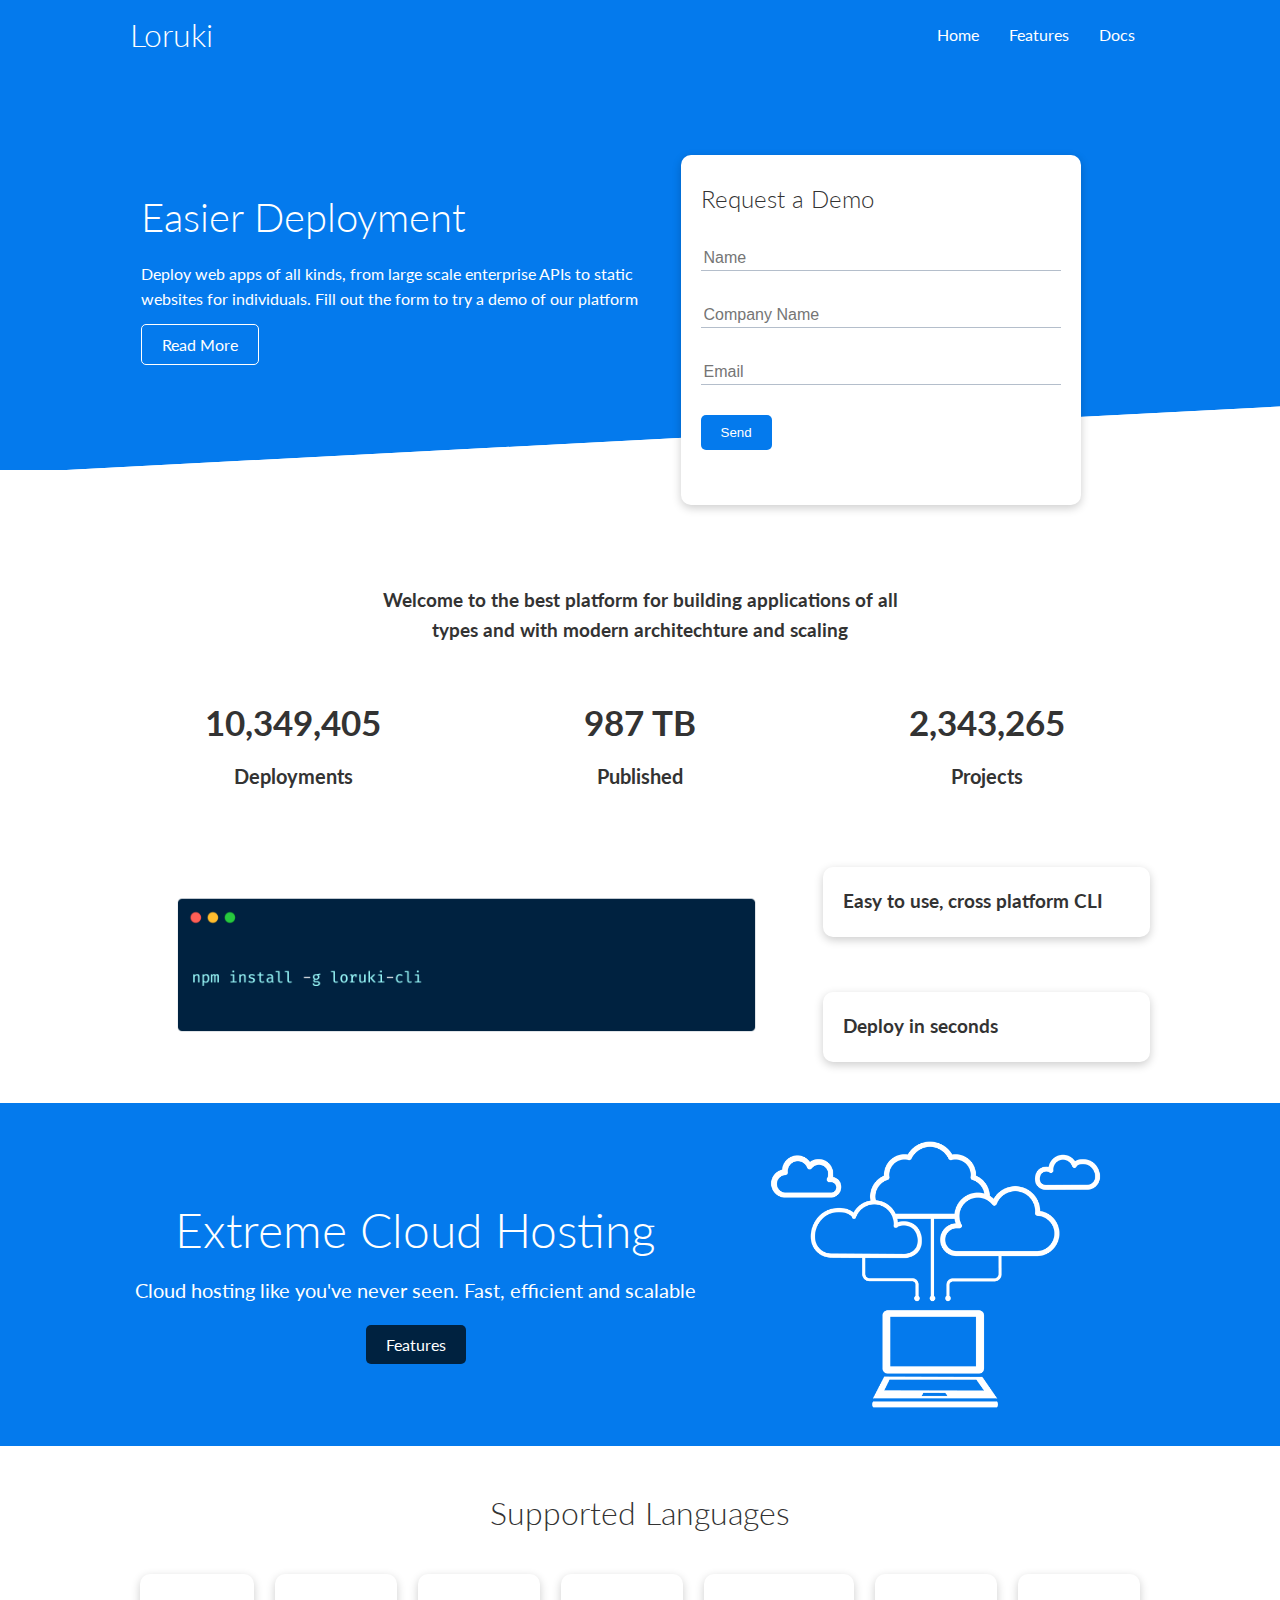
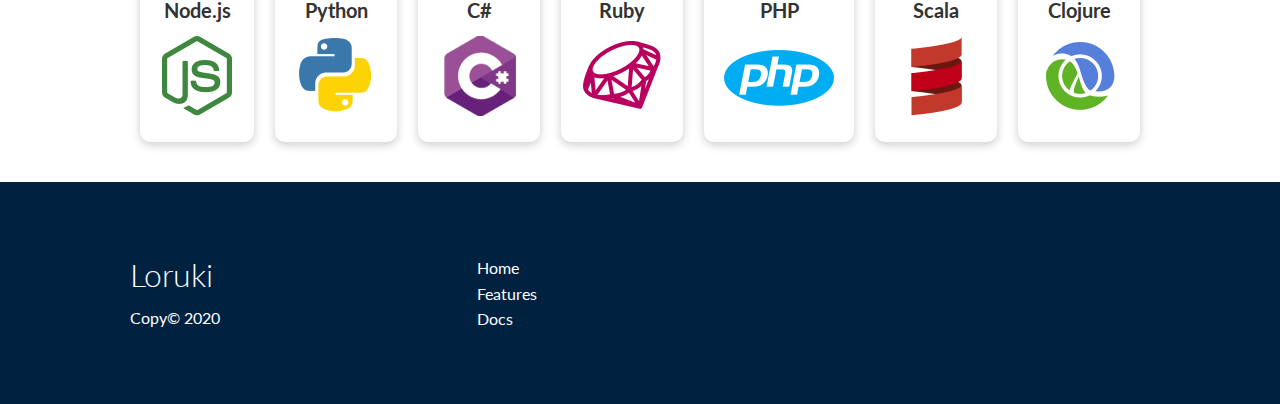
<file: index.html>
<!DOCTYPE html>
<html lang="en">
  <head>
    <meta charset="UTF-8" />
    <meta http-equiv="X-UA-Compatible" content="IE=edge" />
    <meta name="viewport" content="width=device-width, initial-scale=1.0" />
    <link
      rel="stylesheet"
      href="https://cdnjs.cloudflare.com/ajax/libs/font-awesome/6.2.0/css/all.min.css"
      integrity="sha512-xh6O/CkQoPOWDdYTDqeRdPCVd1SpvCA9XXcUnZS2FmJNp1coAFzvtCN9BmamE+4aHK8yyUHUSCcJHgXloTyT2A=="
      crossorigin="anonymous"
      referrerpolicy="no-referrer"
    />

    <link rel="stylesheet" href="style.css" />
    <title>Loruki | Cloud Hosting For Everyone</title>
  </head>
  <body>
    <!-- Navbar -->
    <div class="navbar">
      <div class="container flex">
        <h1 class="logo">Loruki</h1>
        <nav>
          <ul>
            <li><a href="index.html">Home</a></li>
            <li><a href="features.html">Features</a></li>
            <li><a href="docs.html">Docs</a></li>
          </ul>
        </nav>
      </div>
    </div>

    <!-- showcase -->
    <section class="showcase">
      <div class="container grid">
        <div class="showcase-text">
          <h1>Easier Deployment</h1>
          <p>
            Deploy web apps of all kinds, from large scale enterprise APIs to
            static websites for individuals. Fill out the form to try a demo of
            our platform
          </p>
          <a href="features.html" class="btn btn-outline">Read More</a>
        </div>

        <div class="showcase-form card">
          <h2>Request a Demo</h2>
          <form>
            <div class="form-control">
              <input type="text" name="name" placeholder="Name" required />
            </div>
            <div class="form-control">
              <input
                type="text"
                name="company"
                placeholder="Company Name"
                required
              />
            </div>
            <div class="form-control">
              <input type="email" name="email" placeholder="Email" required />
            </div>
            <input type="submit" value="Send" class="btn btn-primary" />
          </form>
        </div>
      </div>
    </section>

    <!-- stats -->
    <section class="stats">
      <div class="container">
        <h3 class="stats-heading text-center my-1">
          Welcome to the best platform for building applications of all
          <br />
          types and with modern architechture and scaling
        </h3>

        <div class="grid grid-3 text-center my-4 correction">
          <div>
            <i class="fas fa-server fa-3x"></i>
            <h3>10,349,405</h3>
            <p class="text-secondary">Deployments</p>
          </div>

          <div>
            <i class="fas fa-upload fa-3x"></i>
            <h3>987 TB</h3>
            <p class="text-secondary">Published</p>
          </div>

          <div>
            <i class="fas fa-project-diagram fa-3x"></i>
            <h3>2,343,265</h3>
            <p class="text-secondary">Projects</p>
          </div>
        </div>
      </div>
    </section>

    <!-- cli -->
    <section class="cli">
      <div class="container grid">
        <img src="images/cli.png" alt="" />
        <div class="card">
          <h3>Easy to use, cross platform CLI</h3>
        </div>

        <div class="card">
          <h3>Deploy in seconds</h3>
        </div>
      </div>
    </section>

    <!-- cloud -->
    <section class="cloud bg-primary my-2 py-2">
      <div class="container grid">
        <div class="text-center">
          <h2 class="lg">Extreme Cloud Hosting</h2>
          <p class="lead my-1">
            Cloud hosting like you've never seen. Fast, efficient and scalable
          </p>
          <a href="features.html" class="btn btn-dark">Features</a>
        </div>
        <img src="images/cloud.png" alt="" />
      </div>
    </section>

    <!-- languages -->
    <section class="languages">
      <div class="container">
        <h2 class="md text-center my-2">Supported Languages</h2>

        <div class="flex">
          <div class="card">
            <h4>Node.js</h4>
            <img src="logos/node.png" alt="" />
          </div>

          <div class="card">
            <h4>Python</h4>
            <img src="logos/python.png" alt="" />
          </div>

          <div class="card">
            <h4>C#</h4>
            <img src="logos/csharp.png" alt="" />
          </div>

          <div class="card">
            <h4>Ruby</h4>
            <img src="logos/ruby.png" alt="" />
          </div>

          <div class="card">
            <h4>PHP</h4>
            <img src="logos/php.png" alt="" />
          </div>

          <div class="card">
            <h4>Scala</h4>
            <img src="logos/scala.png" alt="" />
          </div>

          <div class="card">
            <h4>Clojure</h4>
            <img src="logos/clojure.png" alt="" />
          </div>
        </div>
      </div>
    </section>

    <!-- footer -->
    <footer class="bg-dark py-5">
      <div class="container grid grid-3">
        <div>
          <h1>Loruki</h1>
          <p>Copy&copy; 2020</p>
        </div>

        <nav>
          <ul>
            <li><a href="/index.html">Home</a></li>
            <li><a href="/features.html">Features</a></li>
            <li><a href="/Docs.html">Docs</a></li>
          </ul>
        </nav>
        <div class="social">
          <a href="https://github.com/0DILI?tab=repositories"
            ><i class="fab fa-github fa-2x"></i
          ></a>

          <a href="https://en.wikipedia.org/wiki/Twitter"
            ><i class="fab fa-facebook fa-2x"></i
          ></a>

          <a href="https://en.wikipedia.org/wiki/Twitter"
            ><i class="fab fa-instagram fa-2x"></i
          ></a>

          <a href="https://en.wikipedia.org/wiki/Twitter"
            ><i class="fab fa-twitter fa-2x"></i
          ></a>
        </div>
      </div>
    </footer>
  </body>
</html>
</file>
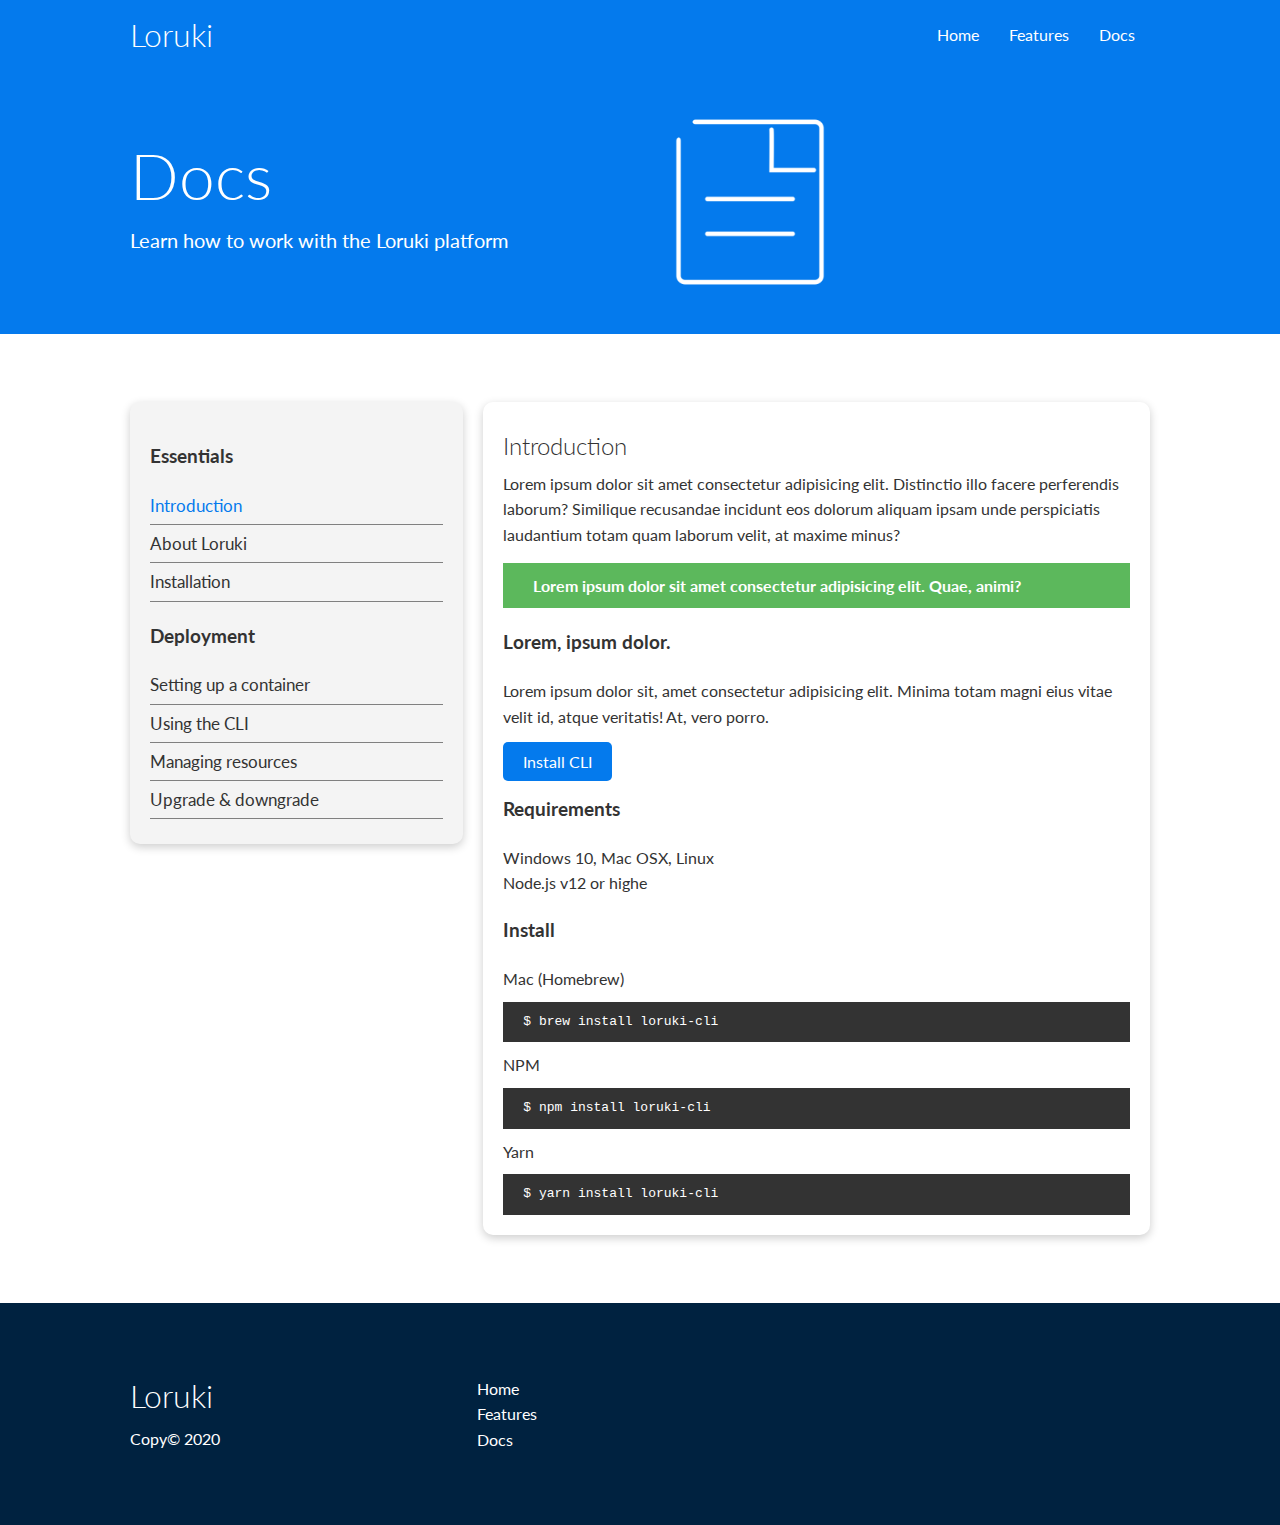
<file: docs.html>
<!DOCTYPE html>
<html lang="en">
  <head>
    <meta charset="UTF-8" />
    <meta http-equiv="X-UA-Compatible" content="IE=edge" />
    <meta name="viewport" content="width=device-width, initial-scale=1.0" />
    <link
      rel="stylesheet"
      href="https://cdnjs.cloudflare.com/ajax/libs/font-awesome/6.2.0/css/all.min.css"
      integrity="sha512-xh6O/CkQoPOWDdYTDqeRdPCVd1SpvCA9XXcUnZS2FmJNp1coAFzvtCN9BmamE+4aHK8yyUHUSCcJHgXloTyT2A=="
      crossorigin="anonymous"
      referrerpolicy="no-referrer"
    />

    <link rel="stylesheet" href="style.css" />
    <title>Loruki | Cloud Hosting For Everyone</title>
  </head>
  <body>
    <!-- Navbar -->
    <div class="navbar">
      <div class="container flex">
        <h1 class="logo">Loruki</h1>
        <nav>
          <ul>
            <li><a href="index.html">Home</a></li>
            <li><a href="features.html">Features</a></li>
            <li><a href="docs.html">Docs</a></li>
          </ul>
        </nav>
      </div>
    </div>

    <!-- head -->
    <section class="docs-head bg-primary py-3">
      <div class="container grid">
        <div>
          <h1 class="xl">Docs</h1>
          <p class="lead">Learn how to work with the Loruki platform</p>
        </div>
        <img src="/images/docs.png" alt="" />
      </div>
    </section>

    <!-- docs main -->
    <section class="docs-main my-4">
      <div class="container grid">
        <div class="card bg-light p-3">
          <h3 class="my-2">Essentials</h3>
          <nav>
            <ul>
              <li><a href="#" class="text-primary">Introduction</a></li>
              <li><a href="#">About Loruki</a></li>
              <li><a href="#">Installation</a></li>
            </ul>
          </nav>

          <h3 class="my-2">Deployment</h3>
          <nav>
            <ul>
              <li><a href="#">Setting up a container</a></li>
              <li><a href="#">Using the CLI</a></li>
              <li><a href="#">Managing resources</a></li>
              <li><a href="#">Upgrade & downgrade</a></li>
            </ul>
          </nav>
        </div>

        <div class="card card-2">
          <h2>Introduction</h2>
          <p>
            Lorem ipsum dolor sit amet consectetur adipisicing elit. Distinctio
            illo facere perferendis laborum? Similique recusandae incidunt eos
            dolorum aliquam ipsam unde perspiciatis laudantium totam quam
            laborum velit, at maxime minus?
          </p>
          <div class="alert alert-sucess">
            <i class="fas fa-info"></i>Lorem ipsum dolor sit amet consectetur
            adipisicing elit. Quae, animi?
          </div>

          <h3>Lorem, ipsum dolor.</h3>
          <p class="bottom">
            Lorem ipsum dolor sit, amet consectetur adipisicing elit. Minima
            totam magni eius vitae velit id, atque veritatis! At, vero porro.
          </p>
          <a href="#" class="btn btn-primary">Install CLI</a>

          <h3>Requirements</h3>
          <ul>
            <li>Windows 10, Mac OSX, Linux</li>
            <li>Node.js v12 or highe</li>
          </ul>

          <h3>Install</h3>
          <p>Mac (Homebrew)</p>
          <pre><code>$ brew install loruki-cli</code></pre>

          <p>NPM</p>
          <pre><code>$ npm install loruki-cli</code></pre>

          <p>Yarn</p>
          <pre><code>$ yarn install loruki-cli</code></pre>
        </div>
      </div>
    </section>

    <!-- footer -->
    <footer class="bg-dark py-5">
      <div class="container grid grid-3">
        <div>
          <h1>Loruki</h1>
          <p>Copy&copy; 2020</p>
        </div>

        <nav>
          <ul>
            <li><a href="/index.html">Home</a></li>
            <li><a href="/features.html">Features</a></li>
            <li><a href="/Docs.html">Docs</a></li>
          </ul>
        </nav>
        <div class="social">
          <a href="https://github.com/0DILI?tab=repositories"
            ><i class="fab fa-github fa-2x"></i
          ></a>

          <a href="https://en.wikipedia.org/wiki/Twitter"
            ><i class="fab fa-facebook fa-2x"></i
          ></a>

          <a href="https://en.wikipedia.org/wiki/Twitter"
            ><i class="fab fa-instagram fa-2x"></i
          ></a>

          <a href="https://en.wikipedia.org/wiki/Twitter"
            ><i class="fab fa-twitter fa-2x"></i
          ></a>
        </div>
      </div>
    </footer>
  </body>
</html>
</file>
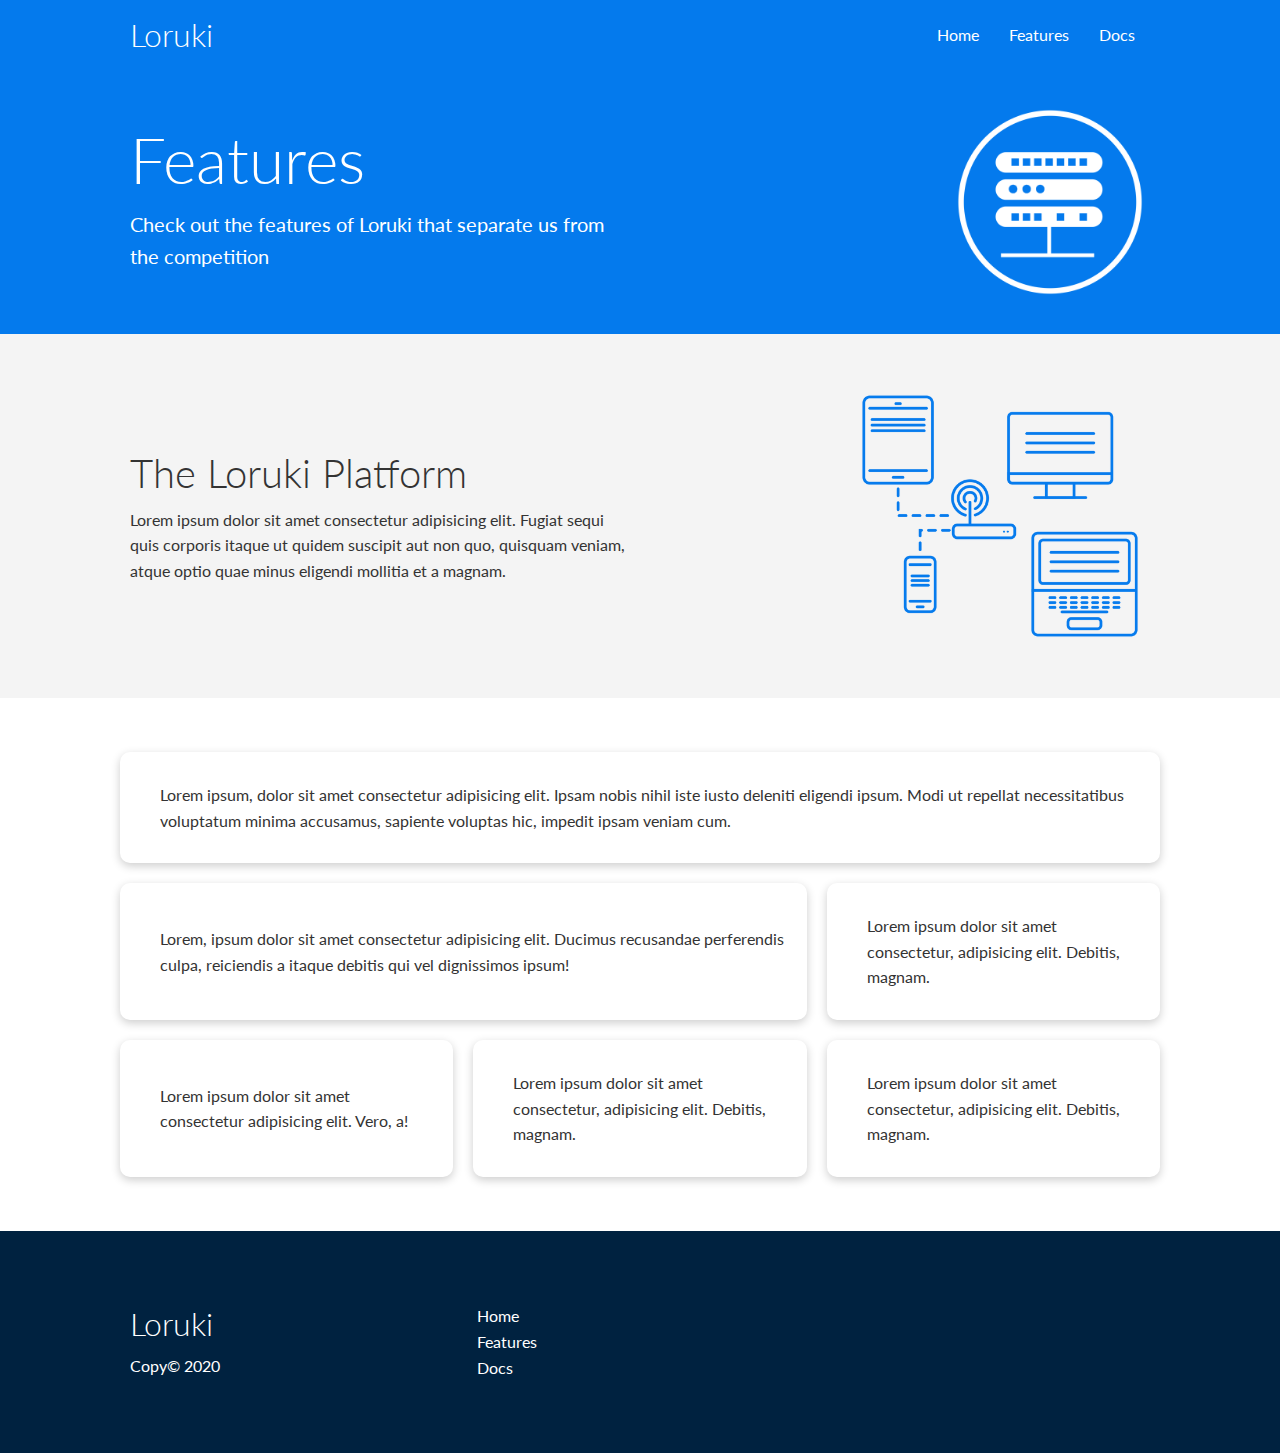
<file: features.html>
<!DOCTYPE html>
<html lang="en">
  <head>
    <meta charset="UTF-8" />
    <meta http-equiv="X-UA-Compatible" content="IE=edge" />
    <meta name="viewport" content="width=device-width, initial-scale=1.0" />
    <link
      rel="stylesheet"
      href="https://cdnjs.cloudflare.com/ajax/libs/font-awesome/6.2.0/css/all.min.css"
      integrity="sha512-xh6O/CkQoPOWDdYTDqeRdPCVd1SpvCA9XXcUnZS2FmJNp1coAFzvtCN9BmamE+4aHK8yyUHUSCcJHgXloTyT2A=="
      crossorigin="anonymous"
      referrerpolicy="no-referrer"
    />

    <link rel="stylesheet" href="style.css" />
    <title>Loruki | Cloud Hosting For Everyone</title>
  </head>
  <body>
    <!-- Navbar -->
    <div class="navbar">
      <div class="container flex">
        <h1 class="logo">Loruki</h1>
        <nav>
          <ul>
            <li><a href="index.html">Home</a></li>
            <li><a href="features.html">Features</a></li>
            <li><a href="docs.html">Docs</a></li>
          </ul>
        </nav>
      </div>
    </div>

    <!-- Header -->
    <section class="features-head bg-primary py-3">
      <div class="container grid">
        <div>
          <h1 class="xl">Features</h1>
          <p class="lead">
            Check out the features of Loruki that separate us from the
            competition
          </p>
        </div>
        <!-- <div> -->
        <img src="/images/server.png" class="image" alt="" />
        <!-- </div> -->
      </div>
    </section>

    <!-- sub head -->
    <section class="sub-head bg-light py-3">
      <div class="container grid">
        <div>
          <h2 class="new">The Loruki Platform</h2>
          <p>
            Lorem ipsum dolor sit amet consectetur adipisicing elit. Fugiat
            sequi quis corporis itaque ut quidem suscipit aut non quo, quisquam
            veniam, atque optio quae minus eligendi mollitia et a magnam.
          </p>
        </div>
        <img src="/images/server2.png" alt="" />
      </div>
    </section>

    <!-- features-main -->
    <section class="features-main my-2">
      <div class="container grid grid-3">
        <div class="card flex">
          <i class="fas fa-server fa-3x"></i>
          <p>
            Lorem ipsum, dolor sit amet consectetur adipisicing elit. Ipsam
            nobis nihil iste iusto deleniti eligendi ipsum. Modi ut repellat
            necessitatibus voluptatum minima accusamus, sapiente voluptas hic,
            impedit ipsam veniam cum.
          </p>
        </div>

        <div class="card flex">
          <i class="fas fa-network-wired fa-3x"></i>
          <p>
            Lorem, ipsum dolor sit amet consectetur adipisicing elit. Ducimus
            recusandae perferendis culpa, reiciendis a itaque debitis qui vel
            dignissimos ipsum!
          </p>
        </div>

        <div class="card flex">
          <i class="fas fa-laptop-code fa-3x"></i>
          <p>
            Lorem ipsum dolor sit amet consectetur, adipisicing elit. Debitis,
            magnam.
          </p>
        </div>

        <div class="card flex">
          <i class="fas fa-database fa-3x"></i>
          <p>
            Lorem ipsum dolor sit amet consectetur adipisicing elit. Vero, a!
          </p>
        </div>

        <div class="card flex">
          <i class="fas fa-power-off fa-3x"></i>
          <p>
            Lorem ipsum dolor sit amet consectetur, adipisicing elit. Debitis,
            magnam.
          </p>
        </div>

        <div class="card flex">
          <i class="fas fa-upload fa-3x"></i>
          Lorem ipsum dolor sit amet consectetur, adipisicing elit. Debitis,
          magnam.
        </div>
      </div>
    </section>

    <!-- footer -->
    <footer class="bg-dark py-5">
      <div class="container grid grid-3">
        <div>
          <h1>Loruki</h1>
          <p>Copy&copy; 2020</p>
        </div>

        <nav>
          <ul>
            <li><a href="/index.html">Home</a></li>
            <li><a href="/features.html">Features</a></li>
            <li><a href="/Docs.html">Docs</a></li>
          </ul>
        </nav>
        <div class="social">
          <a href="https://github.com/0DILI?tab=repositories"
            ><i class="fab fa-github fa-2x"></i
          ></a>

          <a href="https://en.wikipedia.org/wiki/Twitter"
            ><i class="fab fa-facebook fa-2x"></i
          ></a>

          <a href="https://en.wikipedia.org/wiki/Twitter"
            ><i class="fab fa-instagram fa-2x"></i
          ></a>

          <a href="https://en.wikipedia.org/wiki/Twitter"
            ><i class="fab fa-twitter fa-2x"></i
          ></a>
        </div>
      </div>
    </footer>
  </body>
</html>
</file>
<file: style.css>
@import url("https://fonts.googleapis.com/css2?family=Lato:wght@300&display=swap");

:root {
  --primary-color: #047aed;
  --secondary-color: #1c3fa8;
  --dark-color: #002240;
  --light-color: #f4f4f4;
  --sucess-color: #5cb85c;
  --error-color: #d9534f;
}

* {
  margin: 0;
  padding: 0;
  box-sizing: border-box;
}

body {
  font-family: "Lato", sans-serif;
  color: #333;
  line-height: 1.6;
}

ul {
  list-style-type: none;
}

a {
  text-decoration: none;
  color: #333;
}

h1,
h2 {
  font-weight: 300;
  line-height: 1.2;
  margin: 10px 0;
}

p {
  margin: 10px 0;
}

img {
  width: 100%;
}

.navbar {
  background-color: #047aed;
  color: white;
  height: 70px;
}

.navbar ul {
  display: flex;
}

.navbar a {
  color: white;
  padding: 10px;
  margin: 0 5px;
}

.navbar a:hover {
  border-bottom: 2px white solid;
}

/* showcase */
.showcase {
  height: 400px;
  background-color: var(--primary-color);
  color: white;
  position: relative;
}

.showcase h1 {
  font-size: 40px;
}

.showcase p {
  margin: 20px 0;
}

.showcase .grid {
  overflow: visible;
  grid-template-columns: 50% 45%;
  gap: 30px;
}

.showcase-text {
  animation: slideInFromLeft 1s ease-in;
}

.showcase-form {
  position: relative;
  top: 60px;
  height: 350px;
  width: 400px;
  padding: 40px;
  z-index: 100;
  animation: slideInFromRight 1s ease-in;
}

.showcase-form .form-control {
  margin: 30px 0;
}

.showcase-form input[type="text"],
.showcase-form input[type="email"] {
  border: 0;
  border-bottom: 1px solid #b4becb;
  width: 100%;
  padding: 3px;
  font-size: 1rem;
}

.showcase-form input:focus {
  outline: none;
}

.showcase::before,
.showcase::after {
  content: "";
  position: absolute;
  height: 100px;
  background: white;
  bottom: -70px;
  right: 0;
  left: 0;
  transform: skewY(-3deg);
  -webkit-transform: skewY(-3deg);
  -moz-transform: skewY(-3deg);
  -ms-transform: skewY(-3deg);
}

/* stats */
.stats {
  padding-top: 100px;
  animation: slideInFromBottom 1s ease-in;
}
.stats .grid h3 {
  font-size: 35px;
}

.stats .grid p {
  font-size: 20px;
  font-weight: bold;
}

/* .stats-heading {
  max-width: 500px;
  margin: auto;
} */

/* cli */
.cli .grid {
  grid-template-columns: repeat(3, 1fr);
  grid-template-rows: repeat(2, 1fr);
}

.cli .grid > *:first-child {
  grid-column: 1 / span 2;
  grid-row: 1 / span 2;
}

/* clouds */
.cloud .grid {
  grid-template-columns: 4fr 3fr;
}

/* utilities */

.container {
  max-width: 1100px;
  margin: 0 auto;
  overflow: auto;
  padding: 0 40px;
}
.text-center {
  text-align: center;
}
.flex {
  display: flex;
  justify-content: space-between;
  align-items: center;
  height: 100%;
}

.grid {
  display: grid;
  grid-template-columns: repeat(2, 1fr);
  gap: 20px;
  justify-content: center;
  align-items: center;
  height: 100%;
}

.card {
  background-color: white;
  color: #333;
  border-radius: 10px;
  box-shadow: 0 3px 10px rgba(0, 0, 0, 0.2);
  padding: 20px;
}

/* background and colored btns */
.bg-primary,
.btn-primary {
  background-color: var(--primary-color);
  color: white;
}

.bg-secondary,
.btn-secondary {
  background-color: var(--secondary-color);
  color: white;
}

.bg-dark,
.btn-dark {
  background-color: var(--dark-color);
  color: white;
}

.bg-light,
.btn-light {
  background-color: var(--light-color);
  color: #333;
}

.bg-primary a,
.btn-primary a,
.bg-secondary a,
.btn-secondary a,
.bg-dark a,
.btn-dark a {
  color: white;
}

.btn {
  display: inline;
  padding: 10px 30px;
  cursor: pointer;
  background-color: var(--primary-color);
  border: 0;
  color: white;
  background-color: var(--dark-color);
  border-radius: 5px;
  padding: 10px 20px;
}

.btn-dark:hover {
  background-color: whitesmoke;
  color: black;
}

/* text sizes */
.lead {
  font-size: 1.25rem;
  padding-bottom: 10px;
}

.sm {
  font-size: 1rem;
}

.md {
  font-size: 2rem;
}

.lg {
  font-size: 3rem;
}

.xl {
  font-size: 4rem;
}

.new {
  font-size: 2.5rem;
}

.btn-outline {
  background-color: transparent;
  border: 1px white solid;
}

.btn-outline:hover {
  background-color: white;
  color: black;
}

.btn:hover {
  transform: scale(0.9);
}

.grid-3 {
  grid-template-columns: repeat(3, 1fr);
}

/* margin */
.my-1 {
  margin: 1rem 0;
}
.my-2 {
  margin: 1.5rem 0;
}
.my-3 {
  margin: 2rem 0;
}
.my-4 {
  margin: 3rem 0;
}
.my-5 {
  margin: 4rem 0;
}

.correction {
  text-align: center;
}
.m-1 {
  margin: 1rem;
}
.m-2 {
  margin: 1.5rem;
}
.m-3 {
  margin: 2rem;
}
.m-4 {
  margin: 3rem;
}
.m-5 {
  margin: 4rem;
}

/* padding */
.py-1 {
  padding: 1rem 0;
}
.py-2 {
  padding: 1.5rem 0;
}
.py-3 {
  padding: 2rem 0;
}
.py-4 {
  padding: 3rem 0;
}
.py-5 {
  padding: 4rem 0;
}

.p-1 {
  margin: 1rem;
}
.p-2 {
  margin: 1.5rem;
}
.p-3 {
  margin: 2rem;
}
.p-4 {
  margin: 3rem;
}
.p-5 {
  margin: 4rem;
}

/* Languages */
.languages .flex {
  flex-wrap: wrap;
}

.languages .card {
  text-align: center;
  margin: 18px 10px 40px;
  transition: transform 0.2s ease-in;
}

.languages .card h4 {
  font-size: 1.25rem;
  margin-bottom: 10px;
}

.languages .card:hover {
  transform: translateY(-15px);
}

/* features */
.features-head img {
  width: 200px;
  justify-self: flex-end;
}

/* sub head */
.sub-head img {
  width: 300px;
  justify-self: flex-end;
}

/* features-main */
.features-main .card > i {
  margin-right: 20px;
}

.features-main .grid {
  padding: 30px;
}

.features-main .grid > *:first-child {
  grid-column: 1 / span 3;
}

.features-main .grid > *:nth-child(2) {
  grid-column: 1 / span 2;
}

/* Docs */
.docs-head img {
  width: 200px;
  justify-content: f;
}

.docs-main h3 {
  margin: 20px 0;
}

.docs-main .grid {
  grid-template-columns: 1fr 2fr;
  align-items: flex-start;
}

.docs-main nav li {
  font-size: 17px;
  padding-bottom: 5px;
  margin-bottom: 5px;
  border-bottom: 1px solid grey;
}

.docs-main a:hover {
  font-weight: bold;
}

.alert {
  background-color: var(--light-color);
  padding: 10px 20px;
  font-weight: bold;
  margin: 15px 0;
}

.alert i {
  margin-right: 10px;
}

.alert-sucess {
  background-color: var(--sucess-color);
  color: white;
}

.card .btn-primary {
  background-color: var(--primary-color);
}

.docs-main .card {
  margin: 20px 0;
}

.bottom {
  margin-bottom: 20px;
}

.text-primary {
  color: var(--primary-color);
}

code,
pre {
  background-color: #333;
  color: white;
  padding: 10px;
}

/* footer */
footer .social a {
  margin: 0 10px;
}

footer nav a:hover {
  font-weight: bold;
}

/* Animations */
@keyframes slideInFromLeft {
  0% {
    transform: translateX(-100%);
  }
  100% {
    transform: translateX(0%);
  }
}

@keyframes slideInFromRight {
  0% {
    transform: translateX(100%);
  }
  100% {
    transform: translateX(0%);
  }
}

@keyframes slideInFromTop {
  0% {
    transform: translateY(-100%);
  }
  100% {
    transform: translateY(0%);
  }
}

@keyframes slideInFromBottom {
  0% {
    transform: translateY(100%);
  }
  100% {
    transform: translateY(0%);
  }
}

/* Tablets and under */
@media (max-width: 768px) {
  .grid,
  .showcase .grid,
  .stats .grid,
  .cli .grid,
  .cloud .grid,
  .features-main .grid,
  .docs-main .grid {
    grid-template-columns: 1fr;
    grid-template-rows: 1fr;
  }

  .showcase {
    height: auto;
  }

  .showcase-text {
    text-align: center;
    margin-top: 40px;
  }

  .cli .grid > *:first-child {
    grid-template-columns: 1 / span 3;
    grid-template-rows: s\1 / span 3;
  }

  .features-head,
  .sub-head,
  .docs-head {
    text-align: center;
  }

  .features-head img,
  .sub-head img,
  .docs-head img {
    justify-self: center;
  }

  .features-main .grid > *:first-child,
  .features-main .grid > *:nth-child(2) {
    grid-column: 1;
  }
}

/* mobile */
@media (max-width: 500px) {
  .navbar {
    height: 110px;
  }

  .navbar .flex {
    flex-direction: column;
  }

  .navbar ul {
    padding: 10px;
    background-color: rgba(0, 0, 0, 0.1);
  }
}
</file>
